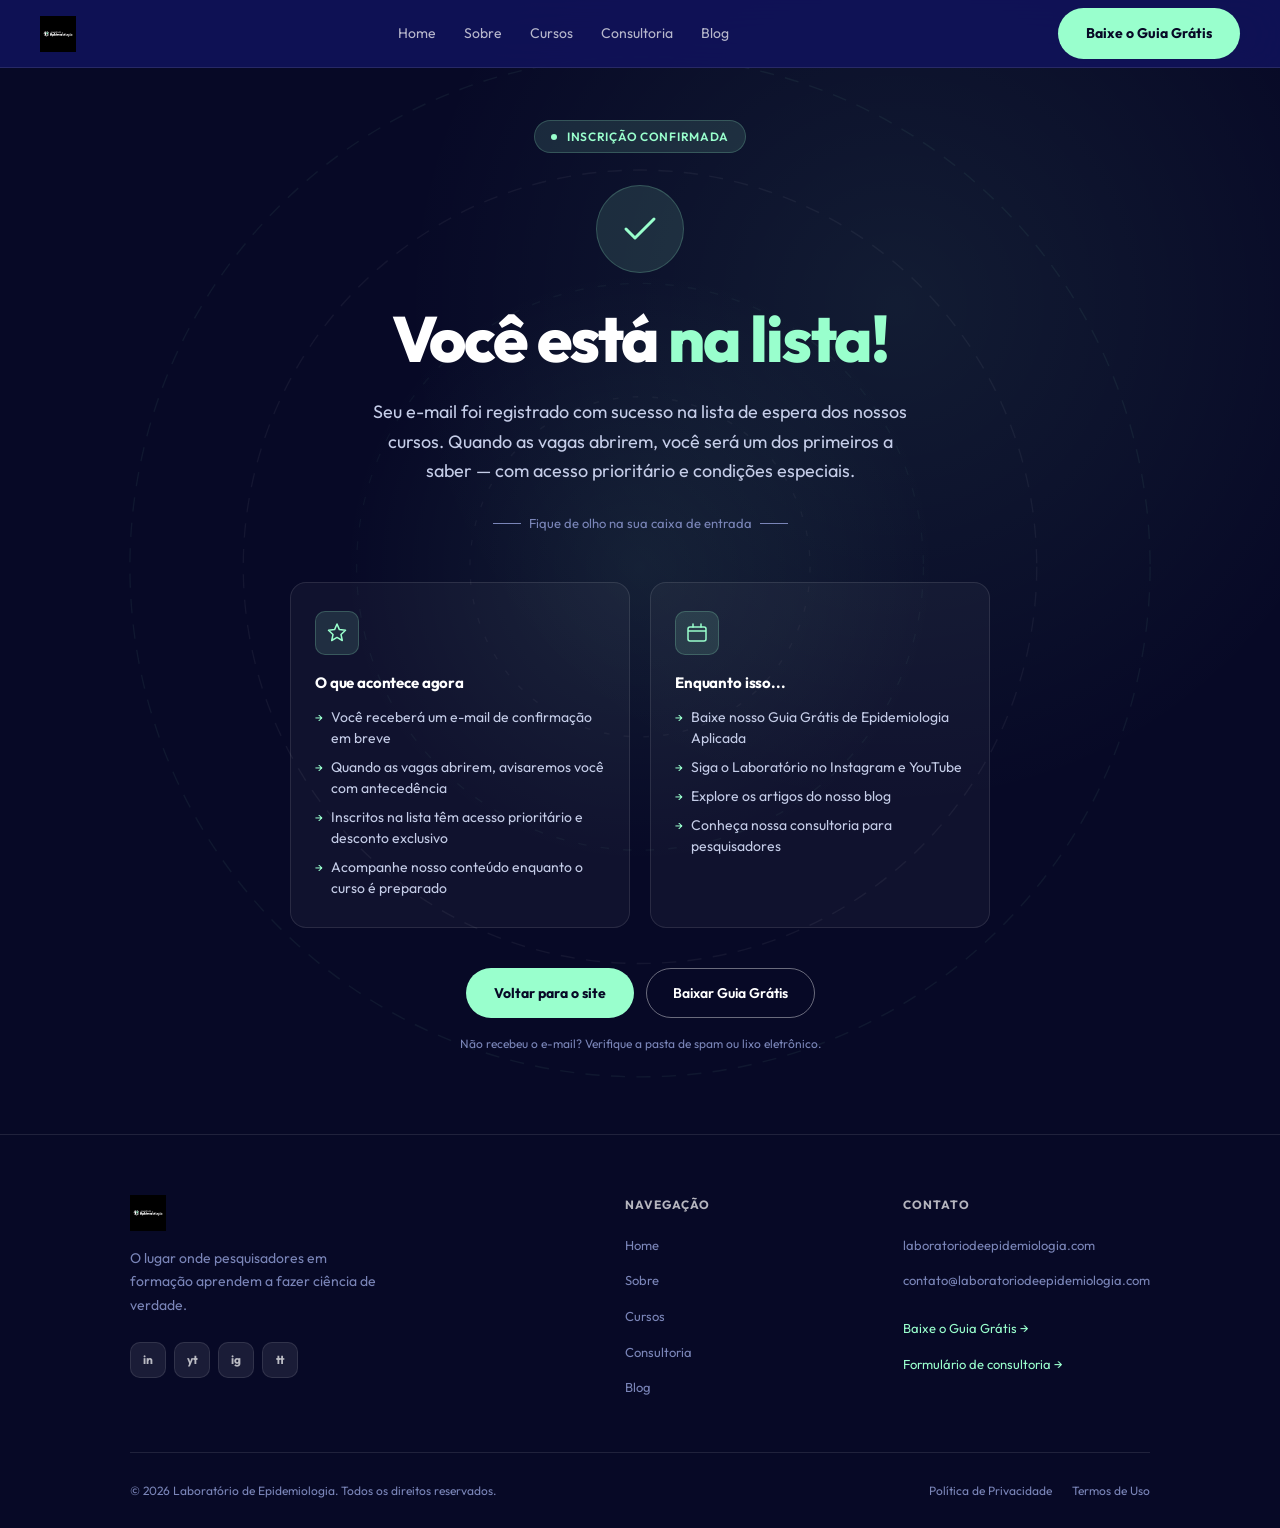
<file: obrigado-cursos.html>
<!DOCTYPE html>
<html lang="pt-BR">
<head>
<meta charset="UTF-8"/>
<meta name="viewport" content="width=device-width, initial-scale=1.0"/>
<title>Você está na lista! — Laboratório de Epidemiologia</title>
<link rel="preconnect" href="https://fonts.googleapis.com"/>
<link rel="preconnect" href="https://fonts.gstatic.com" crossorigin/>
<link href="https://fonts.googleapis.com/css2?family=Outfit:wght@300;400;500;600;700;800;900&display=swap" rel="stylesheet"/>
<style>
:root {
  --navy:    #070926;
  --navy-mid: #050720;
  --navy-light: #0f1245;
  --mint:    #99ffcd;
  --mint-dim: rgba(153,255,205,0.12);
  --mint-dim2: rgba(153,255,205,0.06);
  --blue-light: #8cb4ff;
  --amber:   #ffd36e;
  --white:   #ffffff;
  --white-90: rgba(255,255,255,0.9);
  --white-70: rgba(255,255,255,0.7);
  --white-40: rgba(255,255,255,0.4);
  --white-15: rgba(255,255,255,0.15);
  --white-08: rgba(255,255,255,0.08);
  --white-04: rgba(255,255,255,0.04);
  --body-text: #c5cde8;
  --muted:   #7a85b8;
  --border:  rgba(255,255,255,0.1);
  --border-mint: rgba(153,255,205,0.2);
  --radius:  16px;
  --radius-sm: 10px;
  --font: 'Outfit', sans-serif;
}

*, *::before, *::after { box-sizing: border-box; margin: 0; padding: 0; }
html { scroll-behavior: smooth; }

body {
  background: #070926;
  color: var(--white);
  font-family: var(--font);
  font-size: 16px;
  line-height: 1.6;
  overflow-x: hidden;
}

/* ─── DYNAMIC SECTION BACKGROUNDS ─── */
body { background: radial-gradient(ellipse 70% 60% at 70% 20%, rgba(153,255,205,0.08) 0%, transparent 55%), #070926; }

/* ─── LAYOUT ─── */
.container { max-width: 1100px; margin: 0 auto; padding: 0 40px; }

/* ─── BUTTONS ─── */
.btn-primary {
  display: inline-flex; align-items: center; gap: 8px;
  background: var(--mint); color: var(--navy);
  font-family: var(--font); font-size: 14px; font-weight: 700;
  padding: 14px 28px; border-radius: 100px; border: none;
  cursor: pointer; text-decoration: none; white-space: nowrap;
  transition: all 0.2s;
}
.btn-primary:hover {
  background: #afffda; transform: translateY(-1px);
  box-shadow: 0 8px 28px rgba(153,255,205,0.3);
}
.btn-secondary {
  display: inline-flex; align-items: center; gap: 8px;
  background: transparent; color: var(--white);
  font-family: var(--font); font-size: 14px; font-weight: 600;
  padding: 13px 26px; border-radius: 100px;
  border: 1.5px solid var(--white-40);
  cursor: pointer; text-decoration: none; white-space: nowrap;
  transition: all 0.2s;
}
.btn-secondary:hover { border-color: var(--mint); color: var(--mint); }

/* ─── HEADER ─── */
header {
  position: fixed; top: 0; left: 0; right: 0; z-index: 100;
}
.header-inner {
  display: flex; align-items: center; justify-content: space-between;
  height: 68px; padding: 0 40px;
  max-width: 1300px; margin: 0 auto;
  background: rgba(16,19,92,0.88);
  backdrop-filter: blur(20px); -webkit-backdrop-filter: blur(20px);
  border-bottom: 1px solid var(--border);
}
.logo { display: flex; align-items: center; gap: 12px; text-decoration: none; }
.logo-img-wrap img { height: 36px; width: auto; display: block; }
.logo-wordmark { display: flex; flex-direction: column; line-height: 1; }
.logo-lab { font-size: 11px; font-weight: 400; color: var(--white-70); letter-spacing: 0.05em; text-transform: uppercase; }
.logo-epi { font-size: 18px; font-weight: 800; color: var(--white); letter-spacing: -0.02em; }
nav { display: flex; align-items: center; gap: 28px; }
nav a { color: var(--white-70); text-decoration: none; font-size: 14px; font-weight: 400; transition: color 0.15s; }
nav a:hover { color: var(--white); }
.nav-cta { margin-left: 8px; }

/* ─── THANK YOU HERO ─── */
.ty-hero {
  position: relative; min-height: 100vh;
  display: flex; align-items: center; justify-content: center;
  padding: 120px 0 80px; overflow: hidden;
  text-align: center;
}
.ty-bg-rings {
  position: absolute; inset: 0; pointer-events: none; overflow: hidden;
}
.ty-rings-svg {
  position: absolute; width: 100%; height: 100%; top: 0; left: 0;
  animation: rotateSlow 80s linear infinite;
}
.ty-glow {
  position: absolute; top: 50%; left: 50%;
  transform: translate(-50%, -50%);
  width: 600px; height: 600px;
  background: radial-gradient(circle, rgba(153,255,205,0.08) 0%, transparent 70%);
  pointer-events: none;
}
.ty-content {
  position: relative; z-index: 2;
  max-width: 700px; margin: 0 auto;
}
.ty-eyebrow {
  display: inline-flex; align-items: center; gap: 10px;
  background: var(--mint-dim); border: 1px solid var(--border-mint);
  border-radius: 100px; padding: 6px 16px; margin-bottom: 32px;
  font-size: 12px; font-weight: 600; color: var(--mint);
  letter-spacing: 0.06em; text-transform: uppercase;
}
.blink-dot {
  width: 6px; height: 6px; background: var(--mint);
  border-radius: 50%; flex-shrink: 0;
  animation: blink 2.5s ease-in-out infinite;
}
.ty-check-icon {
  display: flex; align-items: center; justify-content: center;
  width: 88px; height: 88px;
  background: var(--mint-dim); border: 1px solid var(--border-mint);
  border-radius: 50%; margin: 0 auto 32px;
}
.ty-check-icon svg { width: 44px; height: 44px; }
.ty-hero h1 {
  font-size: clamp(38px, 5.5vw, 64px); font-weight: 800;
  line-height: 1.06; letter-spacing: -0.03em;
  color: var(--white); margin-bottom: 24px;
}
.ty-hero h1 .mint { color: var(--mint); }
.ty-body {
  font-size: 18px; line-height: 1.65; color: var(--body-text);
  max-width: 540px; margin: 0 auto 20px;
}
.ty-lancet {
  display: inline-flex; align-items: center; gap: 8px;
  font-size: 13px; color: var(--muted); margin-bottom: 48px;
  justify-content: center;
}
.ty-lancet::before, .ty-lancet::after {
  content: ''; display: block; width: 28px; height: 1px; background: currentColor;
}

/* ─── CARDS ─── */
.ty-cards {
  display: grid; grid-template-columns: 1fr 1fr; gap: 20px;
  margin-bottom: 40px; text-align: left;
}
.ty-card {
  background: var(--white-04); border: 1px solid var(--border);
  border-radius: var(--radius); padding: 28px 24px;
  position: relative; overflow: hidden;
  transition: border-color 0.2s, transform 0.2s;
}
.ty-card::before {
  content: ''; position: absolute; top: 0; left: 0; right: 0; height: 2px;
  background: linear-gradient(90deg, transparent, var(--mint), transparent);
  transform: scaleX(0); transform-origin: left; transition: transform 0.3s;
}
.ty-card:hover { border-color: var(--border-mint); transform: translateY(-4px); }
.ty-card:hover::before { transform: scaleX(1); }
.ty-card-icon {
  width: 44px; height: 44px;
  background: var(--mint-dim); border: 1px solid var(--border-mint);
  border-radius: var(--radius-sm);
  display: flex; align-items: center; justify-content: center;
  color: var(--mint); margin-bottom: 16px;
}
.ty-card h3 {
  font-size: 15px; font-weight: 700; color: var(--white);
  margin-bottom: 12px; letter-spacing: -0.01em;
}
.ty-card ul {
  list-style: none; display: flex; flex-direction: column; gap: 8px;
}
.ty-card ul li {
  font-size: 14px; color: var(--body-text); line-height: 1.5;
  display: flex; align-items: flex-start; gap: 8px;
}
.ty-card ul li::before {
  content: '→'; color: var(--mint); flex-shrink: 0; font-size: 12px; margin-top: 2px;
}

/* ─── ACTIONS ─── */
.ty-actions {
  display: flex; align-items: center; justify-content: center;
  gap: 12px; flex-wrap: wrap; margin-bottom: 16px;
}
.ty-micro {
  font-size: 12px; color: var(--muted); text-align: center;
}

/* ─── FOOTER ─── */
footer.sep {
  border-top: 1px solid var(--border);
}
.footer-grid {
  display: grid; grid-template-columns: 2fr 1fr 1fr;
  gap: 60px; margin-bottom: 52px; padding-top: 60px;
}
.footer-logo { margin-bottom: 16px; }
.footer-logo img { height: 36px; width: auto; }
.footer-tagline {
  font-size: 14px; color: var(--muted); line-height: 1.7; max-width: 260px;
  margin-bottom: 24px;
}
.social-row { display: flex; gap: 8px; }
.social-btn {
  width: 36px; height: 36px; background: var(--white-08); border: 1px solid var(--border);
  border-radius: var(--radius-sm); display: flex; align-items: center; justify-content: center;
  color: var(--white-70); font-size: 12px; font-weight: 700; text-decoration: none;
  transition: all 0.2s;
}
.social-btn:hover { background: var(--mint-dim); border-color: var(--border-mint); color: var(--mint); }
.footer-col h4 {
  font-size: 12px; font-weight: 700; text-transform: uppercase;
  letter-spacing: 0.08em; color: var(--white-70); margin-bottom: 18px;
}
.footer-links { list-style: none; display: flex; flex-direction: column; gap: 10px; }
.footer-links a {
  font-size: 13px; color: var(--muted); text-decoration: none; transition: color 0.15s;
}
.footer-links a:hover { color: var(--white); }
.footer-bottom {
  border-top: 1px solid var(--border); padding: 28px 0;
  display: flex; justify-content: space-between; align-items: center; flex-wrap: wrap; gap: 12px;
  font-size: 12px; color: var(--muted);
}
.footer-legal { display: flex; gap: 20px; }
.footer-legal a { color: var(--muted); text-decoration: none; transition: color 0.15s; }
.footer-legal a:hover { color: var(--white); }

/* ─── ANIMATIONS ─── */
@keyframes rotateSlow { from{transform:rotate(0deg)} to{transform:rotate(360deg)} }
@keyframes blink { 0%,100%{opacity:1} 50%{opacity:0.3} }
@keyframes fadeUp { from { opacity:0; transform:translateY(20px) } to { opacity:1; transform:none } }

.ty-content > * { animation: fadeUp 0.65s ease forwards; opacity: 0; }
.ty-eyebrow { animation-delay: 0.1s }
.ty-check-icon { animation-delay: 0.2s }
.ty-hero h1 { animation-delay: 0.3s }
.ty-body { animation-delay: 0.45s }
.ty-lancet { animation-delay: 0.55s }
.ty-cards { animation-delay: 0.65s }
.ty-actions { animation-delay: 0.75s }
.ty-micro { animation-delay: 0.82s }

/* ─── RESPONSIVE ─── */
@media (max-width: 768px) {
  .ty-cards { grid-template-columns: 1fr; }
  .footer-grid { grid-template-columns: 1fr 1fr; }
  .footer-brand { grid-column: 1 / -1; }
  nav { display: none; }
}
@media (max-width: 600px) {
  .container { padding: 0 20px; }
  .header-inner { padding: 0 20px; }
  .footer-grid { grid-template-columns: 1fr; }
  .ty-actions { flex-direction: column; align-items: stretch; text-align: center; }
}
</style>
</head>
<body>

<!-- ─── HEADER ─── -->
<header>
  <div class="header-inner">
    <a href="./index.html" class="logo logo-img-wrap">
      <img src="[data-uri]" alt="Laboratório de Epidemiologia" height="36"/>
    </a>
    <nav>
      <a href="./index.html">Home</a>
      <a href="./sobre.html">Sobre</a>
      <a href="./index.html#cursos">Cursos</a>
      <a href="./consultoria.html">Consultoria</a>
      <a href="#">Blog</a>
    </nav>
    <a href="./index.html#lead-magnet" class="btn-primary nav-cta">Baixe o Guia Grátis</a>
  </div>
</header>

<!-- ─── THANK YOU HERO ─── -->
<section class="ty-hero">

  <!-- Animated background rings -->
  <div class="ty-bg-rings" aria-hidden="true">
    <svg viewBox="0 0 800 800" fill="none" xmlns="http://www.w3.org/2000/svg" class="ty-rings-svg">
      <circle cx="400" cy="400" r="360" stroke="#99ffcd" stroke-width="1" stroke-dasharray="10 8" opacity="0.06"/>
      <circle cx="400" cy="400" r="280" stroke="white" stroke-width="1" stroke-dasharray="10 8" opacity="0.05"/>
      <circle cx="400" cy="400" r="200" stroke="#99ffcd" stroke-width="1" stroke-dasharray="6 10" opacity="0.04"/>
      <circle cx="400" cy="400" r="120" stroke="white" stroke-width="1" stroke-dasharray="4 10" opacity="0.04"/>
    </svg>
  </div>
  <div class="ty-glow" aria-hidden="true"></div>

  <div class="container">
    <div class="ty-content">

      <!-- Eyebrow -->
      <div class="ty-eyebrow">
        <span class="blink-dot"></span>
        <span>Inscrição confirmada</span>
      </div>

      <!-- Check icon -->
      <div class="ty-check-icon" aria-hidden="true">
        <svg viewBox="0 0 44 44" fill="none" xmlns="http://www.w3.org/2000/svg">
          <path d="M8 22L17 31L36 12" stroke="#99ffcd" stroke-width="3" stroke-linecap="round" stroke-linejoin="round"/>
        </svg>
      </div>

      <!-- Heading -->
      <h1>Você está <span class="mint">na lista!</span></h1>

      <!-- Body -->
      <p class="ty-body">
        Seu e-mail foi registrado com sucesso na lista de espera dos nossos cursos.
        Quando as vagas abrirem, você será um dos primeiros a saber — com acesso prioritário e condições especiais.
      </p>

      <!-- Decorative line -->
      <div class="ty-lancet">Fique de olho na sua caixa de entrada</div>

      <!-- Cards -->
      <div class="ty-cards">
        <div class="ty-card">
          <div class="ty-card-icon">
            <svg width="22" height="22" viewBox="0 0 22 22" fill="none" xmlns="http://www.w3.org/2000/svg">
              <path d="M11 2L13.4 7.6L19.5 8.3L15 12.5L16.3 18.5L11 15.4L5.7 18.5L7 12.5L2.5 8.3L8.6 7.6L11 2Z" stroke="currentColor" stroke-width="1.5" stroke-linejoin="round"/>
            </svg>
          </div>
          <h3>O que acontece agora</h3>
          <ul>
            <li>Você receberá um e-mail de confirmação em breve</li>
            <li>Quando as vagas abrirem, avisaremos você com antecedência</li>
            <li>Inscritos na lista têm acesso prioritário e desconto exclusivo</li>
            <li>Acompanhe nosso conteúdo enquanto o curso é preparado</li>
          </ul>
        </div>
        <div class="ty-card">
          <div class="ty-card-icon">
            <svg width="22" height="22" viewBox="0 0 22 22" fill="none" xmlns="http://www.w3.org/2000/svg">
              <rect x="2" y="5" width="18" height="14" rx="2" stroke="currentColor" stroke-width="1.5"/>
              <path d="M2 9H20" stroke="currentColor" stroke-width="1.5"/>
              <path d="M7 2V5M15 2V5" stroke="currentColor" stroke-width="1.5" stroke-linecap="round"/>
            </svg>
          </div>
          <h3>Enquanto isso...</h3>
          <ul>
            <li>Baixe nosso Guia Grátis de Epidemiologia Aplicada</li>
            <li>Siga o Laboratório no Instagram e YouTube</li>
            <li>Explore os artigos do nosso blog</li>
            <li>Conheça nossa consultoria para pesquisadores</li>
          </ul>
        </div>
      </div>

      <!-- Actions -->
      <div class="ty-actions">
        <a href="./index.html" class="btn-primary">Voltar para o site</a>
        <a href="./index.html#lead-magnet" class="btn-secondary">Baixar Guia Grátis</a>
      </div>

      <p class="ty-micro">Não recebeu o e-mail? Verifique a pasta de spam ou lixo eletrônico.</p>

    </div>
  </div>
</section>

<!-- ─── FOOTER ─── -->
<footer class="sep">
  <div class="container">
    <div class="footer-grid">
      <div class="footer-brand">
        <a href="./index.html" class="logo footer-logo">
          <img src="[data-uri]" alt="Laboratório de Epidemiologia" height="36"/>
        </a>
        <p class="footer-tagline">O lugar onde pesquisadores em formação aprendem a fazer ciência de verdade.</p>
        <div class="social-row">
          <a href="#" class="social-btn">in</a>
          <a href="#" class="social-btn">yt</a>
          <a href="#" class="social-btn">ig</a>
          <a href="#" class="social-btn">tt</a>
        </div>
      </div>
      <div class="footer-col">
        <h4>Navegação</h4>
        <ul class="footer-links">
          <li><a href="./index.html">Home</a></li>
          <li><a href="./sobre.html">Sobre</a></li>
          <li><a href="./index.html#cursos">Cursos</a></li>
          <li><a href="./consultoria.html">Consultoria</a></li>
          <li><a href="#">Blog</a></li>
        </ul>
      </div>
      <div class="footer-col">
        <h4>Contato</h4>
        <ul class="footer-links">
          <li><a href="#">laboratoriodeepidemiologia.com</a></li>
          <li><a href="#">contato@laboratoriodeepidemiologia.com</a></li>
          <li style="margin-top:12px;"><a href="./index.html#lead-magnet" style="color:var(--mint);">Baixe o Guia Grátis →</a></li>
          <li><a href="./consultoria.html" style="color:var(--mint);">Formulário de consultoria →</a></li>
        </ul>
      </div>
    </div>
    <div class="footer-bottom">
      <span>© 2026 Laboratório de Epidemiologia. Todos os direitos reservados.</span>
      <div class="footer-legal">
        <a href="#">Política de Privacidade</a>
        <a href="#">Termos de Uso</a>
      </div>
    </div>
  </div>
</footer>

</body>
</html>
</file>
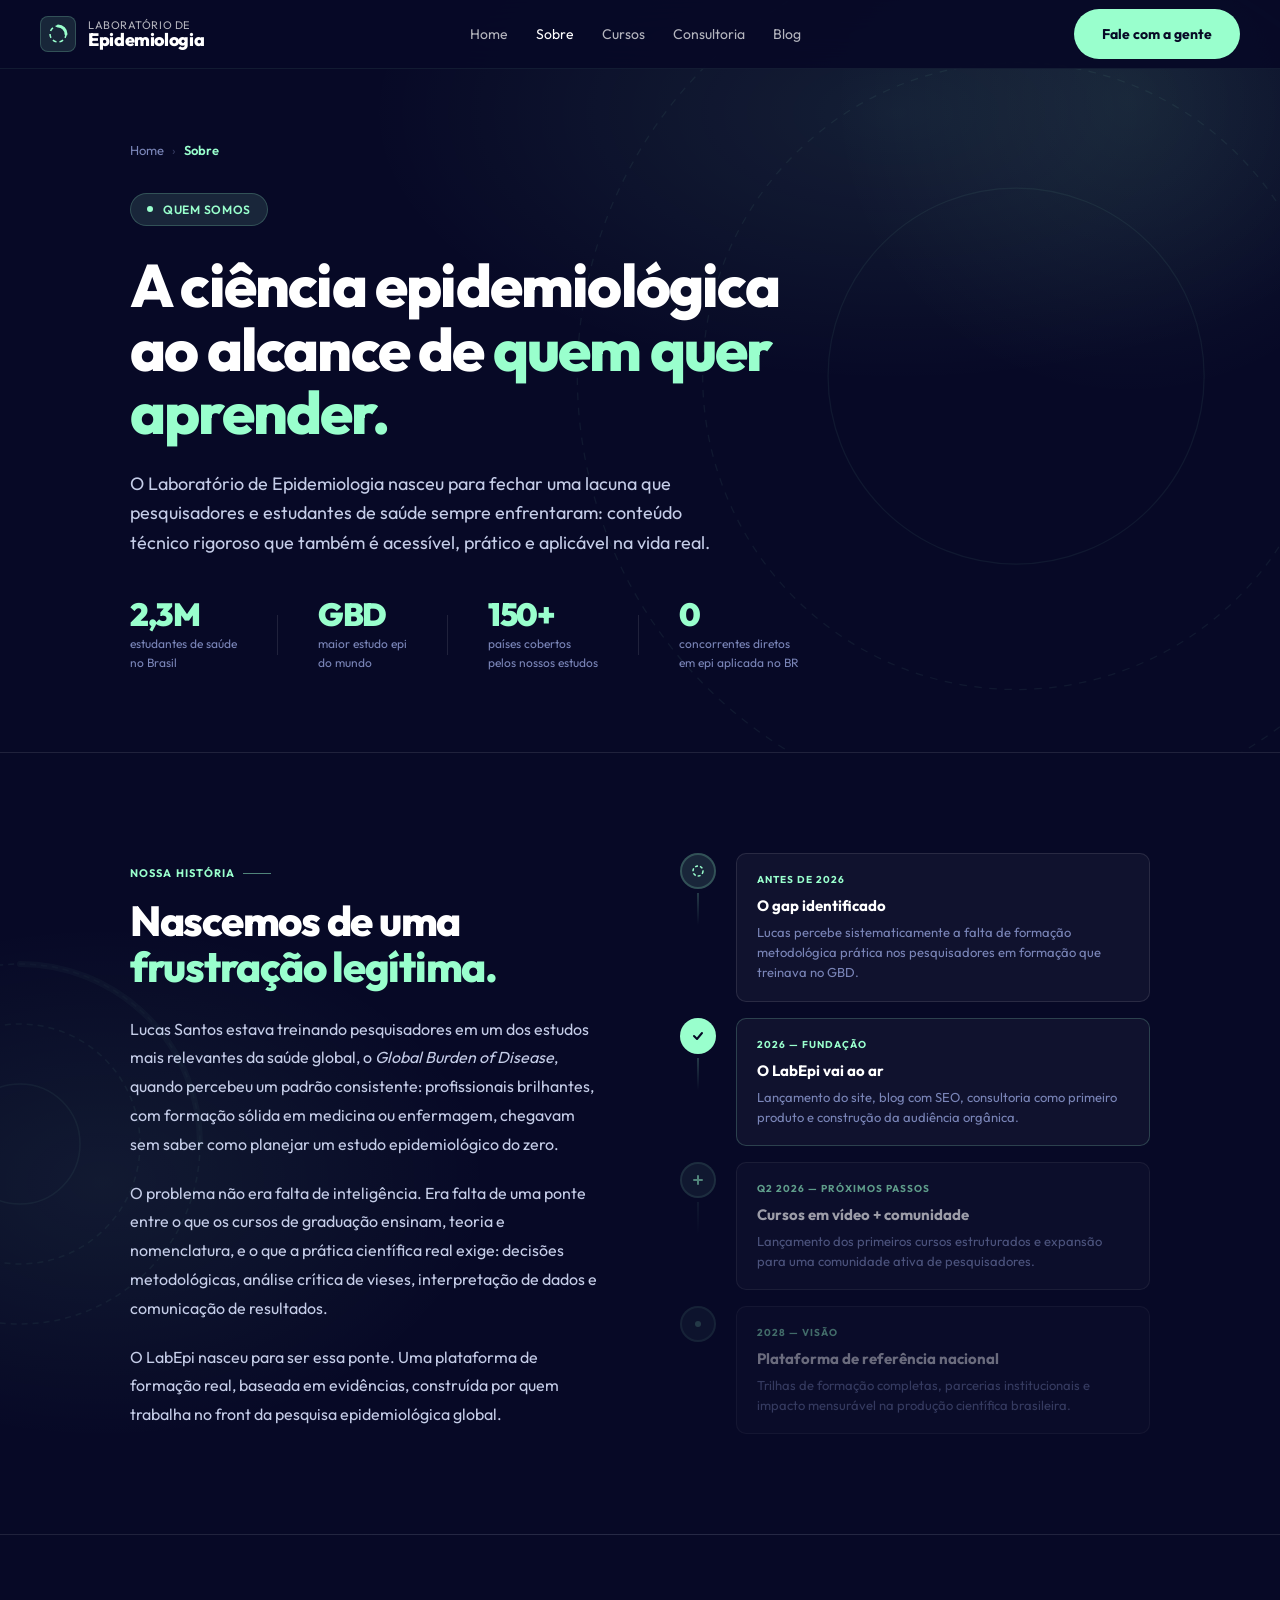
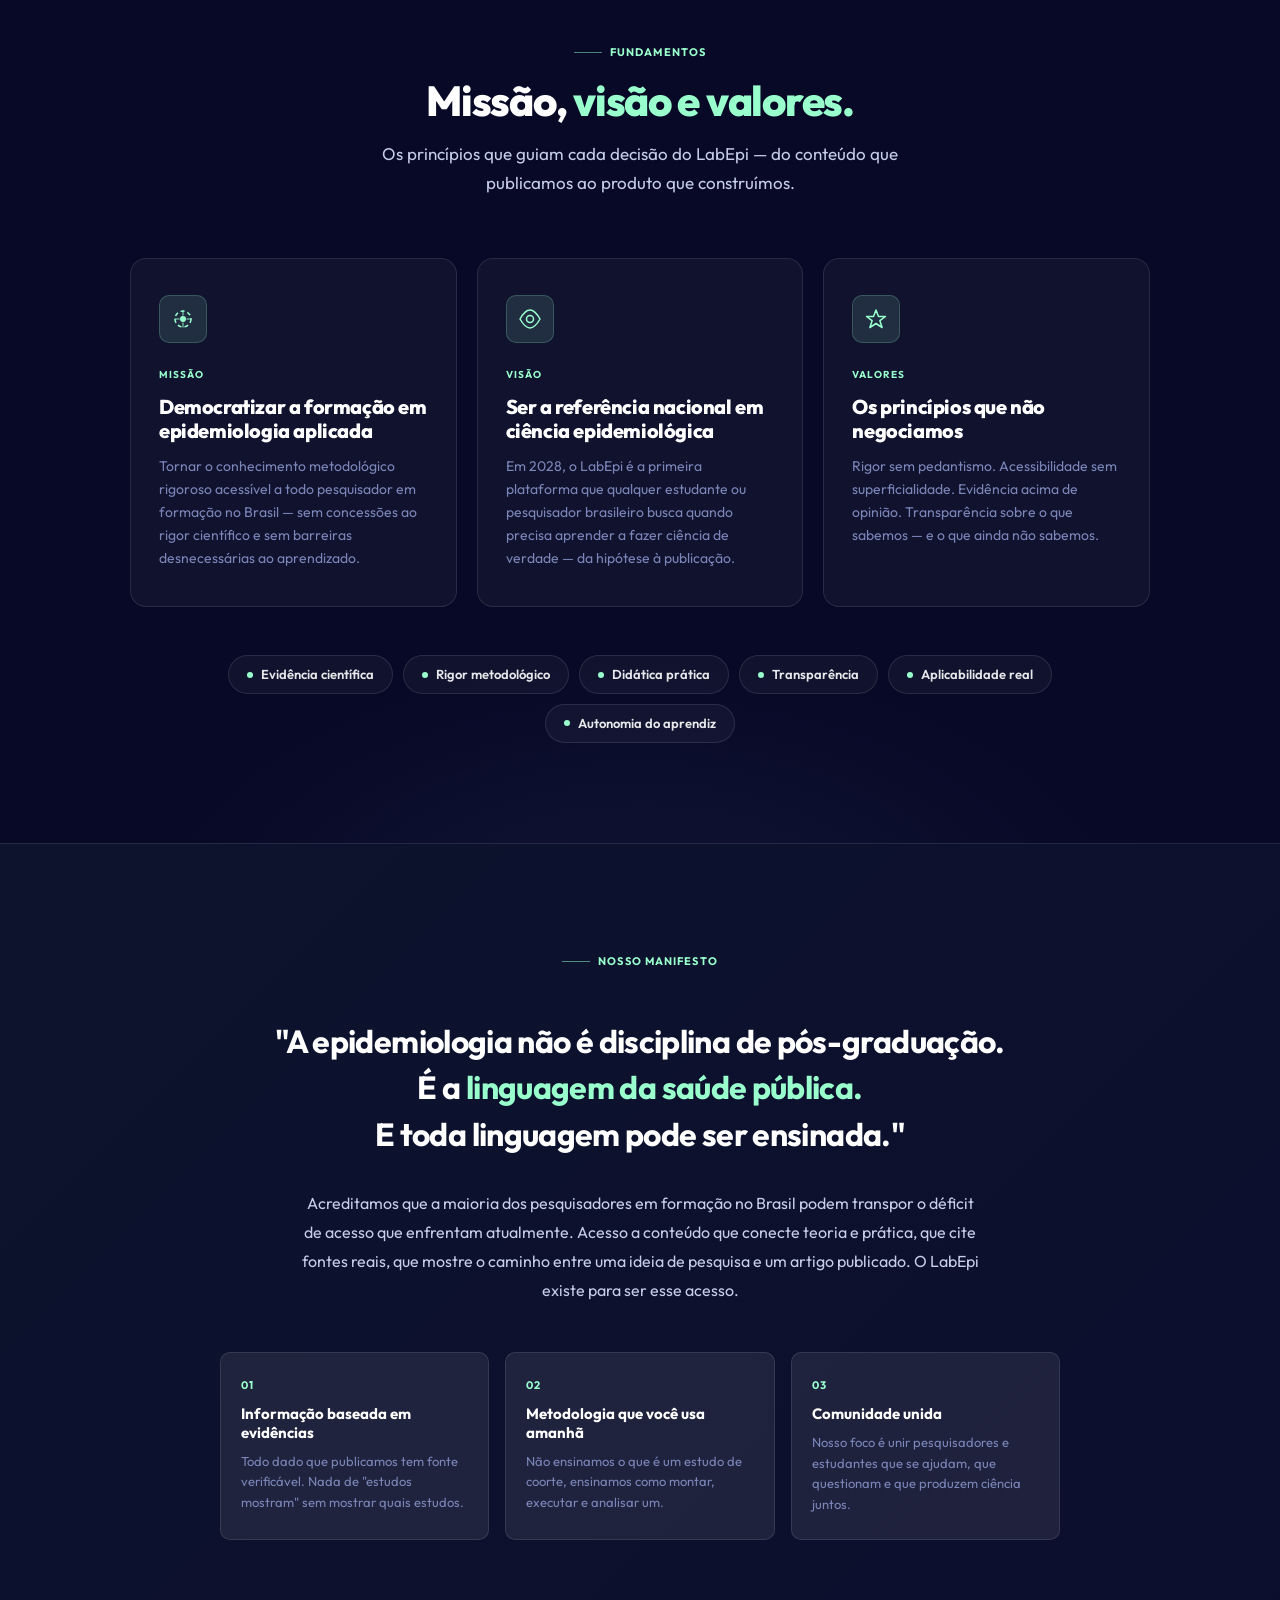
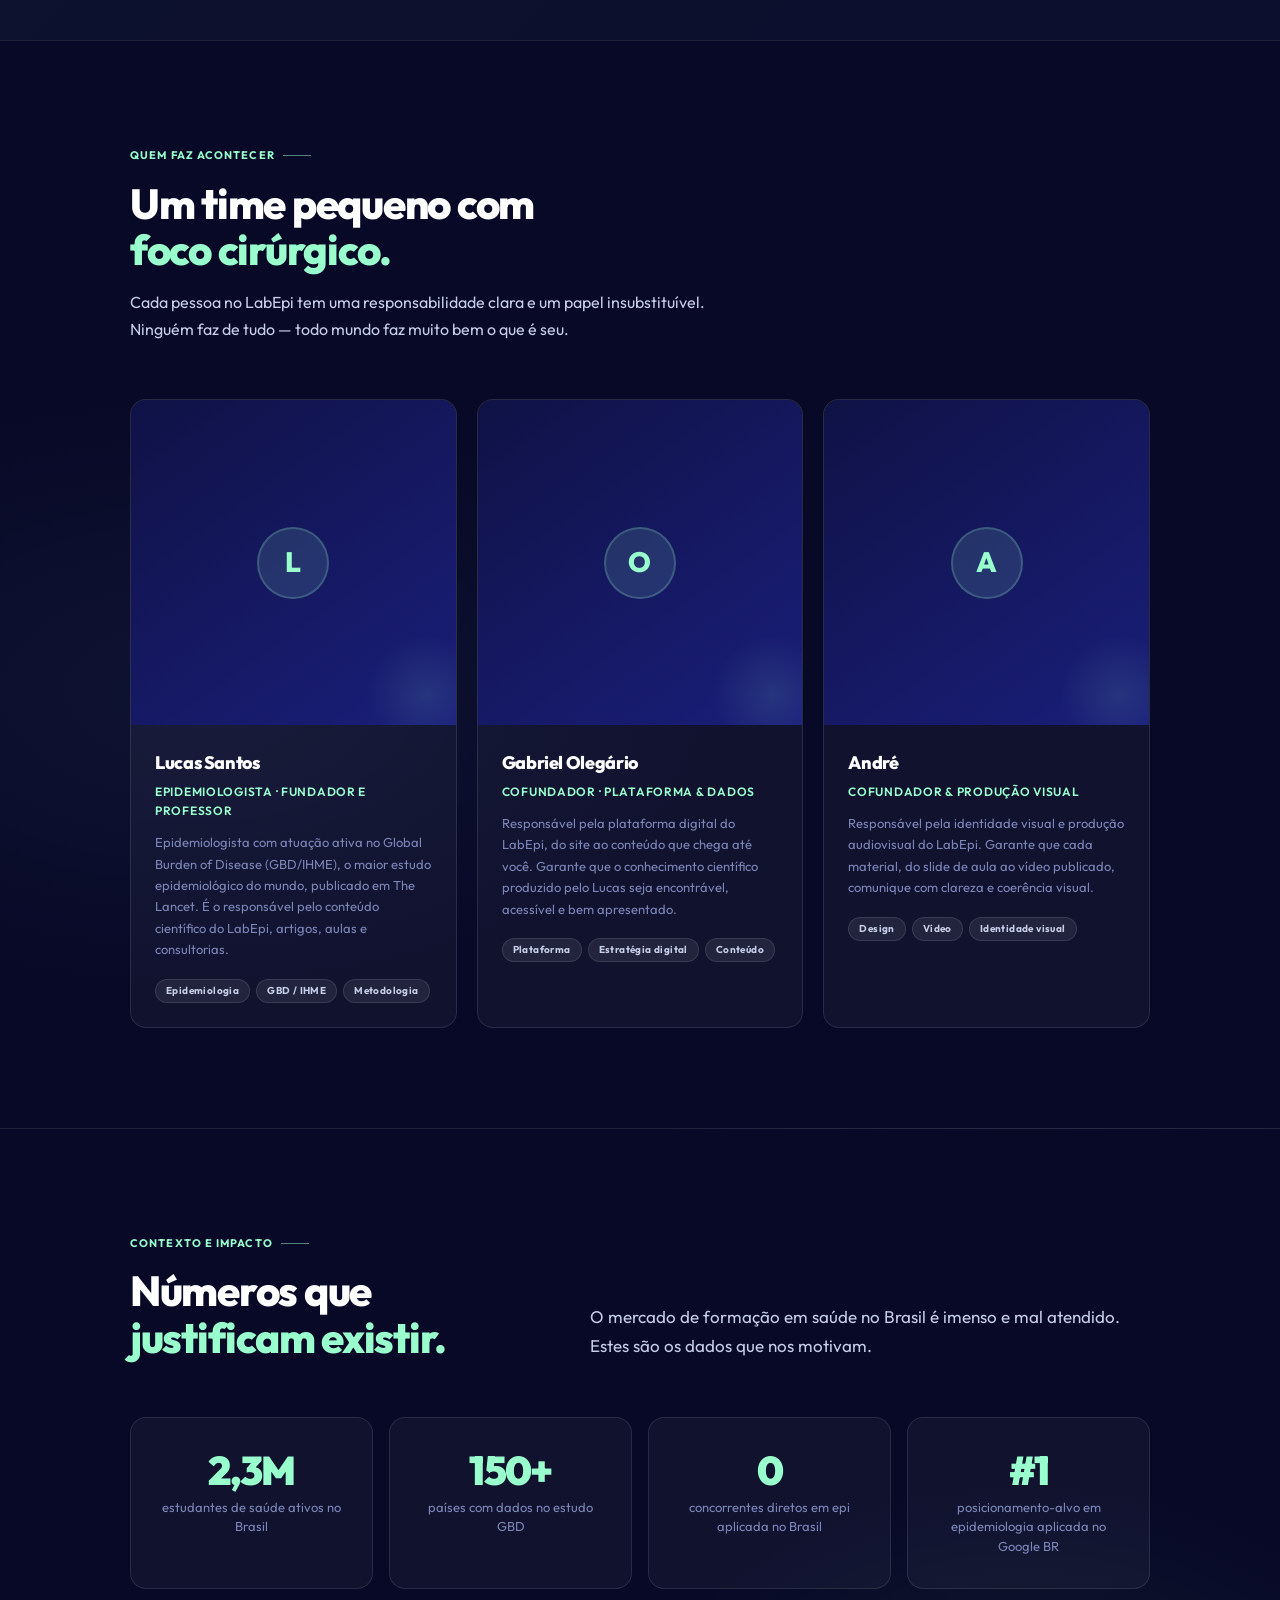
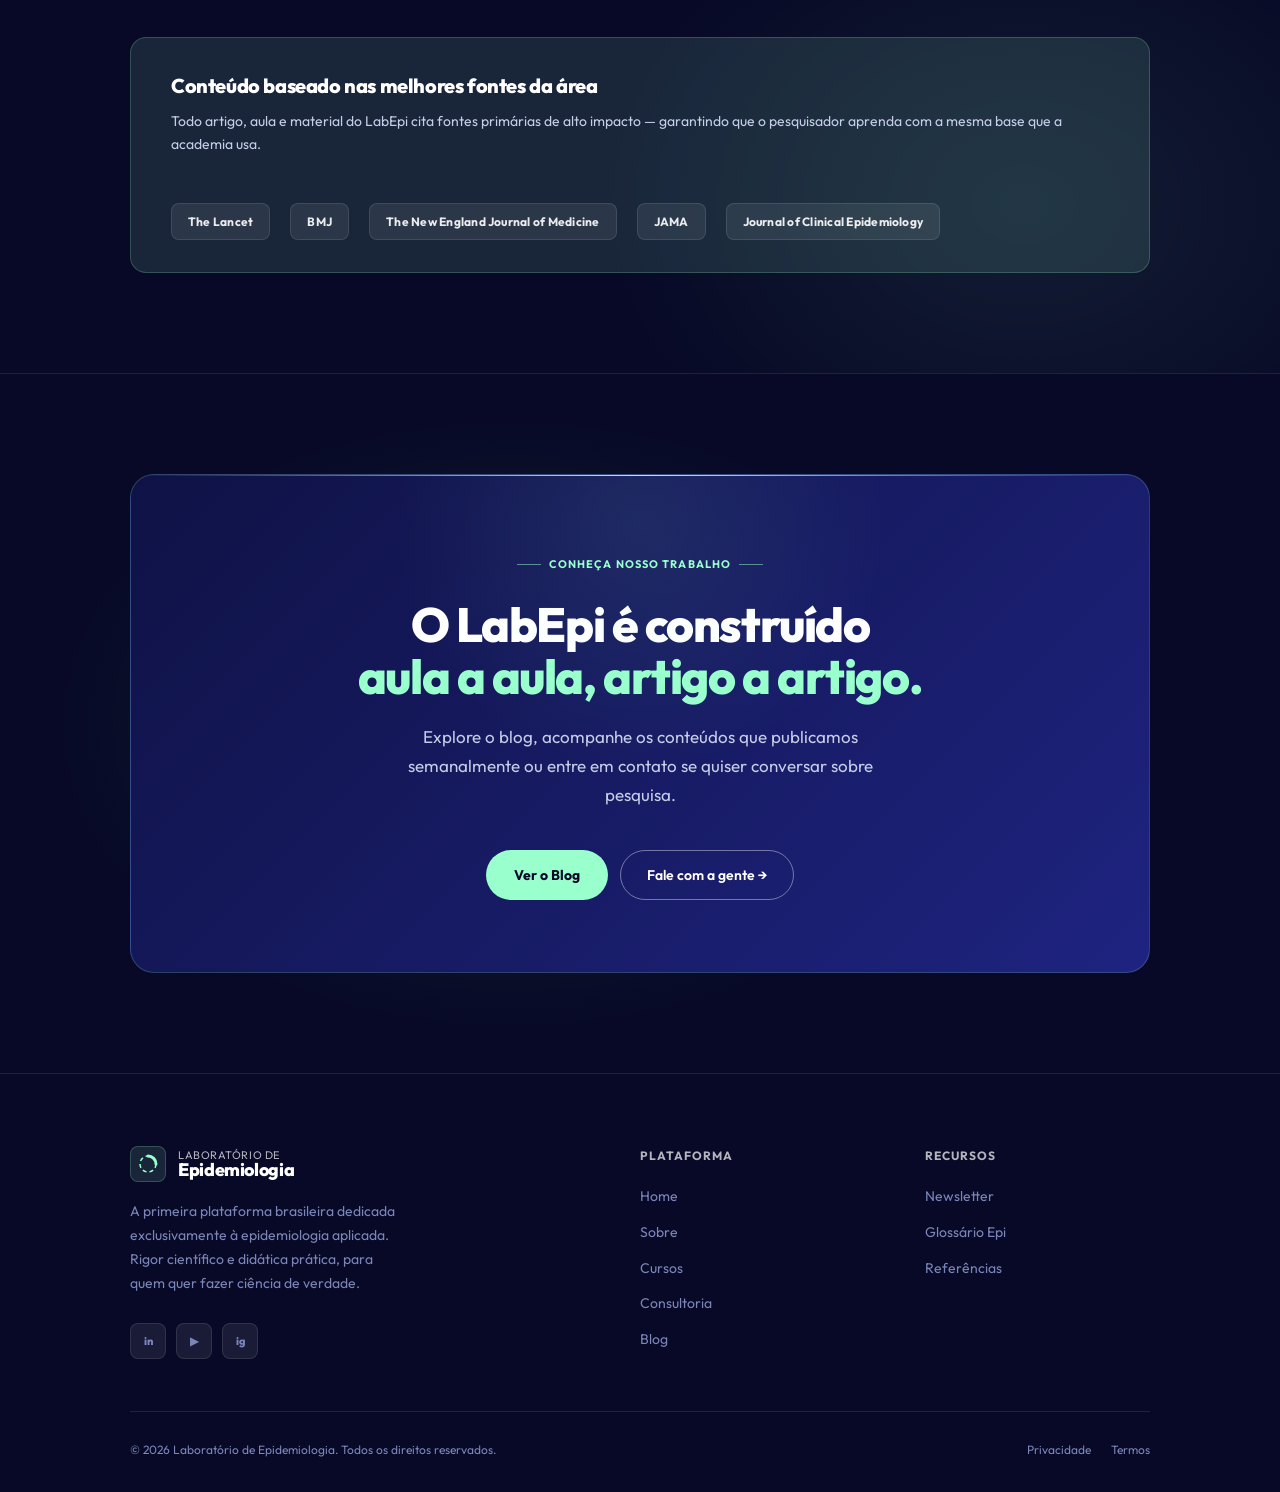
<file: sobre.html>
<!DOCTYPE html>
<html lang="pt-BR">
<head>
<meta charset="UTF-8"/>
<meta name="viewport" content="width=device-width, initial-scale=1.0"/>
<title>Sobre o LabEpi — Laboratório de Epidemiologia</title>
<meta name="description" content="Conheça o Laboratório de Epidemiologia: a primeira plataforma brasileira dedicada a epidemiologia aplicada. Nossa história, missão, equipe e valores."/>
<link rel="preconnect" href="https://fonts.googleapis.com"/>
<link rel="preconnect" href="https://fonts.gstatic.com" crossorigin/>
<link href="https://fonts.googleapis.com/css2?family=Outfit:wght@300;400;500;600;700;800;900&display=swap" rel="stylesheet"/>
<style>
:root {
  --navy:      #070926;
  --navy-mid:  #050720;
  --navy-light:#0f1245;
  --mint:      #99ffcd;
  --mint-dim:  rgba(153,255,205,0.12);
  --mint-dim2: rgba(153,255,205,0.06);
  --blue-light:#8cb4ff;
  --amber:     #ffd36e;
  --white:     #ffffff;
  --white-90:  rgba(255,255,255,0.9);
  --white-70:  rgba(255,255,255,0.7);
  --white-40:  rgba(255,255,255,0.4);
  --white-15:  rgba(255,255,255,0.15);
  --white-08:  rgba(255,255,255,0.08);
  --white-04:  rgba(255,255,255,0.04);
  --body-text: #c5cde8;
  --muted:     #7a85b8;
  --border:    rgba(255,255,255,0.1);
  --border-mint: rgba(153,255,205,0.2);
  --radius:    16px;
  --radius-sm: 10px;
  --font:      'Outfit', sans-serif;
}

*, *::before, *::after { box-sizing: border-box; margin: 0; padding: 0; }
html { scroll-behavior: smooth; }

body {
  background: var(--navy);
  color: var(--white);
  font-family: var(--font);
  font-size: 16px;
  line-height: 1.6;
  overflow-x: hidden;
}

/* ─── LAYOUT ─── */
.container { max-width: 1100px; margin: 0 auto; padding: 0 40px; }

/* ─── BUTTONS ─── */
.btn-primary {
  display: inline-flex; align-items: center; gap: 8px;
  background: var(--mint); color: var(--navy);
  font-family: var(--font); font-size: 14px; font-weight: 700;
  padding: 14px 28px; border-radius: 100px; border: none;
  cursor: pointer; text-decoration: none; white-space: nowrap;
  transition: all 0.2s;
}
.btn-primary:hover { background: #afffda; transform: translateY(-1px); box-shadow: 0 8px 28px rgba(153,255,205,0.3); }
.btn-secondary {
  display: inline-flex; align-items: center; gap: 8px;
  background: transparent; color: var(--white);
  font-family: var(--font); font-size: 14px; font-weight: 600;
  padding: 13px 26px; border-radius: 100px;
  border: 1.5px solid var(--white-40);
  cursor: pointer; text-decoration: none; white-space: nowrap;
  transition: all 0.2s;
}
.btn-secondary:hover { border-color: var(--mint); color: var(--mint); }
.link-arrow {
  display: inline-flex; align-items: center; gap: 6px;
  color: var(--mint); font-size: 14px; font-weight: 600;
  text-decoration: none; transition: gap 0.2s;
}
.link-arrow:hover { gap: 10px; }

/* ─── HEADER ─── */
header {
  position: fixed; top: 0; left: 0; right: 0; z-index: 100;
  background: rgba(7,9,38,0.92);
  backdrop-filter: blur(24px); -webkit-backdrop-filter: blur(24px);
  border-bottom: 1px solid rgba(153,255,205,0.08);
}
.header-inner {
  display: flex; align-items: center; justify-content: space-between;
  height: 68px; padding: 0 40px;
  max-width: 1300px; margin: 0 auto;
}
.logo { display: flex; align-items: center; gap: 12px; text-decoration: none; }
.logo-mark {
  width: 36px; height: 36px; flex-shrink: 0;
  background: var(--mint-dim); border: 1px solid var(--border-mint);
  border-radius: 8px; display: flex; align-items: center; justify-content: center;
}
.logo-wordmark { display: flex; flex-direction: column; line-height: 1; }
.logo-lab { font-size: 11px; font-weight: 400; color: var(--white-70); letter-spacing: 0.05em; text-transform: uppercase; }
.logo-epi { font-size: 18px; font-weight: 800; color: var(--white); letter-spacing: -0.02em; }
nav { display: flex; align-items: center; gap: 28px; }
nav a { color: var(--white-70); text-decoration: none; font-size: 14px; font-weight: 400; transition: color 0.15s; }
nav a:hover, nav a.active { color: var(--white); }
.nav-cta { margin-left: 8px; }

/* ─── SECTION COMMONS ─── */
.section-tag {
  display: inline-flex; align-items: center; gap: 8px;
  font-size: 11px; font-weight: 700; letter-spacing: 0.1em;
  text-transform: uppercase; color: var(--mint); margin-bottom: 16px;
}
.section-tag::after { content: ''; display: block; width: 28px; height: 1px; background: var(--mint); opacity: 0.5; }
.section-title {
  font-size: clamp(26px, 3.5vw, 42px); font-weight: 800;
  line-height: 1.1; letter-spacing: -0.03em; color: var(--white);
}
.section-title .mint { color: var(--mint); }
.section-body { font-size: 17px; color: var(--body-text); line-height: 1.7; max-width: 560px; }
.sep { border-top: 1px solid var(--border); }

/* ─── DYNAMIC SECTION BACKGROUNDS ─── */
.page-hero { background: radial-gradient(ellipse 75% 65% at 70% 15%, rgba(153,255,205,0.09) 0%, transparent 55%), #070926; }
.origem { background: radial-gradient(ellipse 55% 60% at 8% 55%, rgba(153,255,205,0.07) 0%, transparent 55%), #070926; }
.mvv { background: radial-gradient(ellipse 70% 55% at 50% 110%, rgba(140,180,255,0.07) 0%, transparent 55%), #070926; }
.manifesto { background: radial-gradient(ellipse 60% 65% at 90% 40%, rgba(153,255,205,0.08) 0%, transparent 55%), #070926; }
.equipe { background: radial-gradient(ellipse 75% 50% at 15% 60%, rgba(140,180,255,0.06) 0%, transparent 55%), #070926; }
.impacto { background: radial-gradient(ellipse 60% 70% at 80% 80%, rgba(153,255,205,0.08) 0%, transparent 55%), #070926; }
.cta-final { background: radial-gradient(ellipse 65% 80% at 40% 50%, rgba(153,255,205,0.11) 0%, transparent 55%), #070926; }

/* ─── PAGE HERO ─── */
.page-hero {
  position: relative; padding: 140px 0 80px;
  overflow: hidden;
}
.page-hero-bg {
  position: absolute; inset: 0; pointer-events: none;
}
.page-hero-bg svg {
  position: absolute; width: 100%; height: 100%; top: 0; left: 0;
  opacity: 0.06;
}
.page-hero-glow {
  position: absolute; width: 600px; height: 600px; border-radius: 50%;
  background: radial-gradient(circle, rgba(153,255,205,0.08) 0%, transparent 70%);
  top: -200px; right: -150px; pointer-events: none;
}
.breadcrumb {
  display: flex; align-items: center; gap: 8px;
  font-size: 13px; color: var(--muted); margin-bottom: 32px;
}
.breadcrumb a { color: var(--muted); text-decoration: none; transition: color 0.15s; }
.breadcrumb a:hover { color: var(--mint); }
.breadcrumb-sep { opacity: 0.4; }
.breadcrumb-current { color: var(--mint); font-weight: 600; }
.page-hero-eyebrow {
  display: inline-flex; align-items: center; gap: 10px;
  background: var(--mint-dim); border: 1px solid var(--border-mint);
  border-radius: 100px; padding: 6px 16px; margin-bottom: 28px;
  font-size: 12px; font-weight: 600; color: var(--mint);
  letter-spacing: 0.06em; text-transform: uppercase;
}
.page-hero-eyebrow span {
  width: 6px; height: 6px; background: var(--mint);
  border-radius: 50%; flex-shrink: 0;
  animation: blink 2.5s ease-in-out infinite;
}
@keyframes blink { 0%,100%{opacity:1} 50%{opacity:0.3} }
.page-hero h1 {
  font-size: clamp(36px, 5vw, 60px); font-weight: 800;
  line-height: 1.06; letter-spacing: -0.03em;
  color: var(--white); margin-bottom: 24px; max-width: 700px;
}
.page-hero h1 .mint { color: var(--mint); }
.page-hero-body {
  font-size: 18px; line-height: 1.65; color: var(--body-text);
  max-width: 580px; margin-bottom: 40px;
}
.page-hero-stats {
  display: flex; align-items: center; gap: 40px; flex-wrap: wrap;
}
.hero-stat-item {}
.hero-stat-val {
  font-size: 32px; font-weight: 900; color: var(--mint);
  letter-spacing: -0.04em; line-height: 1;
}
.hero-stat-lbl { font-size: 12px; color: var(--muted); margin-top: 4px; }
.hero-stat-divider { width: 1px; height: 40px; background: var(--border); }

/* ─── ORIGEM ─── */
.origem { padding: 100px 0; position: relative; overflow: hidden; }
.origem-grid { display: grid; grid-template-columns: 1fr 1fr; gap: 80px; align-items: center; }
.origem-content p { color: var(--body-text); font-size: 16px; line-height: 1.8; margin-bottom: 20px; }
.origem-content p:last-child { margin-bottom: 0; }
.origem-content .section-title { margin-bottom: 24px; }
.origem-visual {
  position: relative;
  display: flex; flex-direction: column; gap: 16px;
}
.timeline-item {
  display: flex; gap: 20px; align-items: flex-start;
}
.timeline-left {
  display: flex; flex-direction: column; align-items: center; gap: 0;
  flex-shrink: 0;
}
.timeline-dot {
  width: 36px; height: 36px; border-radius: 50%;
  background: var(--mint-dim); border: 2px solid var(--border-mint);
  display: flex; align-items: center; justify-content: center;
  color: var(--mint); font-size: 14px; font-weight: 800; flex-shrink: 0;
}
.timeline-dot.active {
  background: var(--mint); color: var(--navy);
}
.timeline-line {
  width: 2px; flex: 1; min-height: 32px;
  background: linear-gradient(to bottom, var(--border-mint), transparent);
  margin: 4px 0;
}
.timeline-body {
  background: var(--white-04); border: 1px solid var(--border);
  border-radius: var(--radius-sm); padding: 18px 20px; flex: 1;
  transition: border-color 0.2s;
}
.timeline-body:hover { border-color: var(--border-mint); }
.timeline-year {
  font-size: 10px; font-weight: 700; letter-spacing: 0.1em;
  text-transform: uppercase; color: var(--mint); margin-bottom: 6px;
}
.timeline-title { font-size: 15px; font-weight: 700; color: var(--white); margin-bottom: 4px; }
.timeline-desc { font-size: 13px; color: var(--muted); line-height: 1.55; }
.origem-bg-deco {
  position: absolute; left: -180px; top: 50%;
  transform: translateY(-50%); width: 400px; height: 400px;
  opacity: 0.05; pointer-events: none;
}

/* ─── MISSÃO / VISÃO / VALORES ─── */
.mvv { padding: 100px 0; }
.mvv-header { text-align: center; max-width: 640px; margin: 0 auto 60px; }
.mvv-header .section-tag { justify-content: center; }
.mvv-header .section-tag::after { display: none; }
.mvv-header .section-tag::before { content: ''; display: block; width: 28px; height: 1px; background: var(--mint); opacity: 0.5; }
.mvv-header .section-title { margin-bottom: 16px; }
.mvv-grid { display: grid; grid-template-columns: repeat(3, 1fr); gap: 20px; margin-bottom: 48px; }
.mvv-card {
  background: var(--white-04); border: 1px solid var(--border);
  border-radius: var(--radius); padding: 36px 28px;
  position: relative; overflow: hidden; transition: all 0.25s;
}
.mvv-card:hover { background: rgba(255,255,255,0.07); border-color: var(--border-mint); transform: translateY(-4px); }
.mvv-card::before {
  content: ''; position: absolute; top: 0; left: 0; right: 0; height: 2px;
  background: var(--mint); transform: scaleX(0); transform-origin: left;
  transition: transform 0.3s;
}
.mvv-card:hover::before { transform: scaleX(1); }
.mvv-icon {
  width: 48px; height: 48px; border-radius: var(--radius-sm);
  background: var(--mint-dim); border: 1px solid var(--border-mint);
  display: flex; align-items: center; justify-content: center;
  color: var(--mint); margin-bottom: 24px;
}
.mvv-label {
  font-size: 10px; font-weight: 700; letter-spacing: 0.1em;
  text-transform: uppercase; color: var(--mint); margin-bottom: 12px;
}
.mvv-card h3 {
  font-size: 20px; font-weight: 800; color: var(--white);
  letter-spacing: -0.02em; margin-bottom: 12px; line-height: 1.2;
}
.mvv-card p { font-size: 14px; color: var(--muted); line-height: 1.65; }
/* valores pills */
.valores-row {
  display: flex; flex-wrap: wrap; gap: 10px;
  justify-content: center; margin-top: 8px;
}
.valor-pill {
  display: inline-flex; align-items: center; gap: 8px;
  background: var(--white-04); border: 1px solid var(--border);
  border-radius: 100px; padding: 8px 18px;
  font-size: 13px; font-weight: 600; color: var(--white-90);
  transition: all 0.2s;
}
.valor-pill:hover { border-color: var(--border-mint); color: var(--mint); }
.valor-pill-dot { width: 6px; height: 6px; background: var(--mint); border-radius: 50%; }

/* ─── MANIFESTO ─── */
.manifesto {
  padding: 100px 0; position: relative;
  background: linear-gradient(135deg, rgba(153,255,205,0.04) 0%, rgba(140,180,255,0.03) 100%);
}
.manifesto-inner {
  max-width: 840px; margin: 0 auto; text-align: center;
}
.manifesto-inner .section-tag { justify-content: center; }
.manifesto-inner .section-tag::after { display: none; }
.manifesto-inner .section-tag::before { content: ''; display: block; width: 28px; height: 1px; background: var(--mint); opacity: 0.5; }
.manifesto-quote {
  font-size: clamp(22px, 3vw, 32px); font-weight: 700; line-height: 1.45;
  color: var(--white); letter-spacing: -0.02em; margin: 32px 0;
}
.manifesto-quote .mint { color: var(--mint); }
.manifesto-body {
  font-size: 16px; color: var(--body-text); line-height: 1.8;
  max-width: 680px; margin: 0 auto 48px;
}
.manifesto-pillars {
  display: grid; grid-template-columns: repeat(3, 1fr); gap: 16px;
  text-align: left; margin-top: 48px;
}
.pillar-card {
  background: var(--white-08); border: 1px solid var(--border);
  border-radius: var(--radius-sm); padding: 24px 20px;
  transition: all 0.2s;
}
.pillar-card:hover { border-color: var(--border-mint); }
.pillar-num {
  font-size: 11px; font-weight: 700; letter-spacing: 0.1em;
  text-transform: uppercase; color: var(--mint); margin-bottom: 10px;
}
.pillar-card h4 {
  font-size: 15px; font-weight: 700; color: var(--white);
  margin-bottom: 8px; line-height: 1.25;
}
.pillar-card p { font-size: 13px; color: var(--muted); line-height: 1.6; }

/* ─── EQUIPE ─── */
.equipe { padding: 100px 0; }
.equipe-header { max-width: 600px; margin-bottom: 56px; }
.equipe-header .section-title { margin-bottom: 16px; }
.equipe-header p { font-size: 16px; color: var(--body-text); line-height: 1.7; }
.equipe-grid { display: grid; grid-template-columns: repeat(3, 1fr); gap: 20px; }
.membro-card {
  background: var(--white-04); border: 1px solid var(--border);
  border-radius: var(--radius); overflow: hidden;
  transition: all 0.25s; position: relative;
}
.membro-card:hover { border-color: var(--border-mint); transform: translateY(-4px); box-shadow: 0 20px 56px rgba(0,0,0,0.3); }
.membro-foto {
  aspect-ratio: 1/1;
  background: linear-gradient(145deg, var(--navy-light), #1a1e7a);
  display: flex; flex-direction: column; align-items: center; justify-content: center; gap: 10px;
  position: relative; overflow: hidden;
}
.membro-foto-initial {
  width: 72px; height: 72px; border-radius: 50%;
  background: var(--mint-dim); border: 2px solid var(--border-mint);
  display: flex; align-items: center; justify-content: center;
  font-size: 28px; font-weight: 800; color: var(--mint);
}
.membro-foto-deco {
  position: absolute; bottom: -30px; right: -30px;
  width: 120px; height: 120px; border-radius: 50%;
  background: radial-gradient(circle, rgba(153,255,205,0.1), transparent 70%);
  pointer-events: none;
}
.membro-equity {
  position: absolute; top: 12px; right: 12px;
  background: rgba(16,19,92,0.88); border: 1px solid var(--border-mint);
  border-radius: 100px; padding: 4px 10px;
  font-size: 10px; font-weight: 700; color: var(--mint); letter-spacing: 0.06em;
}
.membro-body { padding: 24px; }
.membro-card h3 { font-size: 18px; font-weight: 800; color: var(--white); letter-spacing: -0.02em; margin-bottom: 4px; }
.membro-role { font-size: 12px; font-weight: 600; color: var(--mint); letter-spacing: 0.06em; text-transform: uppercase; margin-bottom: 12px; }
.membro-bio { font-size: 13px; color: var(--muted); line-height: 1.65; margin-bottom: 18px; }
.membro-tags { display: flex; flex-wrap: wrap; gap: 6px; }
.membro-tag {
  font-size: 10px; font-weight: 700; color: var(--body-text);
  background: var(--white-08); border: 1px solid var(--border);
  padding: 3px 10px; border-radius: 100px; letter-spacing: 0.04em;
}

/* ─── IMPACTO ─── */
.impacto { padding: 100px 0; }
.impacto-header { display: flex; align-items: flex-end; justify-content: space-between; gap: 40px; margin-bottom: 56px; }
.impacto-numbers {
  display: grid; grid-template-columns: repeat(4, 1fr); gap: 16px; margin-bottom: 48px;
}
.impacto-card {
  background: var(--white-04); border: 1px solid var(--border);
  border-radius: var(--radius); padding: 32px 24px; text-align: center;
  transition: all 0.2s;
}
.impacto-card:hover { border-color: var(--border-mint); background: rgba(255,255,255,0.07); }
.impacto-val {
  font-size: 40px; font-weight: 900; color: var(--mint);
  letter-spacing: -0.04em; line-height: 1; margin-bottom: 8px;
}
.impacto-lbl { font-size: 13px; color: var(--muted); line-height: 1.5; }
.impacto-bar {
  background: var(--mint-dim); border: 1px solid var(--border-mint);
  border-radius: var(--radius); padding: 32px 40px;
  display: flex; align-items: center; gap: 48px; flex-wrap: wrap;
}
.impacto-bar-text { flex: 1; min-width: 240px; }
.impacto-bar-text h3 {
  font-size: 20px; font-weight: 800; color: var(--white);
  letter-spacing: -0.02em; margin-bottom: 8px;
}
.impacto-bar-text p { font-size: 14px; color: var(--body-text); line-height: 1.6; }
.impacto-bar-logos {
  display: flex; align-items: center; gap: 20px; flex-wrap: wrap;
}
.ref-badge {
  background: var(--white-08); border: 1px solid var(--border);
  border-radius: 8px; padding: 8px 16px;
  font-size: 12px; font-weight: 700; color: var(--white-90);
  letter-spacing: 0.02em;
}

/* ─── CTA FINAL ─── */
.cta-final {
  padding: 100px 0; position: relative; overflow: hidden;
}
.cta-final-inner {
  background: linear-gradient(135deg, var(--navy-light) 0%, #1e2380 100%);
  border: 1px solid var(--border-mint); border-radius: 24px;
  padding: 72px 64px; text-align: center; position: relative; overflow: hidden;
}
.cta-final-inner::before {
  content: ''; position: absolute; top: -1px; left: 0; right: 0; height: 2px;
  background: linear-gradient(90deg, transparent, var(--mint), transparent);
}
.cta-final-glow {
  position: absolute; width: 500px; height: 500px; border-radius: 50%;
  background: radial-gradient(circle, rgba(153,255,205,0.08) 0%, transparent 70%);
  top: -200px; left: 50%; transform: translateX(-50%);
  pointer-events: none;
}
.cta-final-eyebrow {
  display: inline-flex; align-items: center; gap: 8px;
  font-size: 11px; font-weight: 700; letter-spacing: 0.1em;
  text-transform: uppercase; color: var(--mint); margin-bottom: 24px;
}
.cta-final-eyebrow::before, .cta-final-eyebrow::after {
  content: ''; display: block; width: 24px; height: 1px; background: var(--mint); opacity: 0.5;
}
.cta-final h2 {
  font-size: clamp(28px, 4vw, 48px); font-weight: 800;
  line-height: 1.1; letter-spacing: -0.03em; color: var(--white); margin-bottom: 20px;
}
.cta-final h2 .mint { color: var(--mint); }
.cta-final p { font-size: 17px; color: var(--body-text); line-height: 1.7; max-width: 520px; margin: 0 auto 40px; }
.cta-actions { display: flex; align-items: center; justify-content: center; gap: 12px; flex-wrap: wrap; }
.cta-micro { font-size: 12px; color: var(--muted); margin-top: 16px; }

/* ─── FOOTER ─── */
footer { padding: 72px 0 32px; }
.footer-grid { display: grid; grid-template-columns: 2fr 1fr 1fr; gap: 60px; margin-bottom: 52px; }
.footer-brand {}
.footer-tagline { font-size: 14px; color: var(--muted); line-height: 1.7; max-width: 280px; margin-bottom: 28px; margin-top: 18px; }
.social-row { display: flex; gap: 10px; }
.social-btn {
  width: 36px; height: 36px; background: var(--white-08); border: 1px solid var(--border);
  border-radius: 8px; display: flex; align-items: center; justify-content: center;
  color: var(--muted); font-size: 11px; font-weight: 800; text-decoration: none;
  transition: all 0.2s;
}
.social-btn:hover { background: var(--mint-dim); border-color: var(--border-mint); color: var(--mint); }
.footer-col h4 {
  font-size: 12px; font-weight: 700; letter-spacing: 0.08em; text-transform: uppercase;
  color: var(--white-70); margin-bottom: 18px;
}
.footer-links { list-style: none; display: flex; flex-direction: column; gap: 10px; }
.footer-links a { color: var(--muted); text-decoration: none; font-size: 14px; transition: color 0.15s; }
.footer-links a:hover { color: var(--white); }
.footer-bottom {
  display: flex; align-items: center; justify-content: space-between;
  padding-top: 28px; border-top: 1px solid var(--border);
  font-size: 12px; color: var(--muted); flex-wrap: wrap; gap: 16px;
}
.footer-legal { display: flex; gap: 20px; }
.footer-legal a { color: var(--muted); text-decoration: none; }
.footer-legal a:hover { color: var(--white); }

/* ─── RESPONSIVE ─── */
@media (max-width: 960px) {
  nav { display: none; }
  .origem-grid, .impacto-header { grid-template-columns: 1fr; gap: 48px; }
  .mvv-grid, .manifesto-pillars, .equipe-grid { grid-template-columns: 1fr; }
  .impacto-numbers { grid-template-columns: repeat(2, 1fr); }
  .footer-grid { grid-template-columns: 1fr 1fr; }
  .footer-brand { grid-column: 1 / -1; }
  .cta-final-inner { padding: 48px 32px; }
  .page-hero-stats { gap: 24px; }
}
@media (max-width: 600px) {
  .container { padding: 0 20px; }
  .header-inner { padding: 0 20px; }
  .impacto-numbers { grid-template-columns: 1fr 1fr; }
  .footer-grid { grid-template-columns: 1fr; }
  .impacto-bar { padding: 24px; flex-direction: column; gap: 24px; }
}

/* ─── ANIMATIONS ─── */
@keyframes fadeUp { from { opacity:0; transform:translateY(20px) } to { opacity:1; transform:none } }
.page-hero .container > * { animation: fadeUp 0.65s ease forwards; opacity: 0; }
.breadcrumb { animation-delay: 0.05s }
.page-hero-eyebrow { animation-delay: 0.1s }
.page-hero h1 { animation-delay: 0.2s }
.page-hero-body { animation-delay: 0.35s }
.page-hero-stats { animation-delay: 0.5s }
</style>
</head>
<body>

<!-- ──────────────────────────────────────────
  HEADER
────────────────────────────────────────── -->
<header>
  <div class="header-inner">

    <!-- LOGO — substitua pelo <img> com base64 do labepi_v4.html -->
    <a href="index.html" class="logo">
      <div class="logo-mark" aria-hidden="true">
        <svg width="20" height="20" viewBox="0 0 20 20" fill="none">
          <circle cx="10" cy="10" r="8" stroke="#99ffcd" stroke-width="1.5" stroke-dasharray="4 3"/>
          <path d="M10 2 A8 8 0 0 1 18 10" stroke="#99ffcd" stroke-width="3" fill="none" stroke-linecap="round"/>
        </svg>
      </div>
      <div class="logo-wordmark">
        <span class="logo-lab">Laboratório de</span>
        <span class="logo-epi">Epidemiologia</span>
      </div>
    </a>

    <nav>
      <a href="index.html">Home</a>
      <a href="sobre.html" class="active">Sobre</a>
      <a href="index.html#cursos">Cursos</a>
      <a href="index.html#consultoria">Consultoria</a>
      <a href="#">Blog</a>
    </nav>

    <a href="index.html#consultoria" class="btn-primary nav-cta">Fale com a gente</a>
  </div>
</header>


<!-- ──────────────────────────────────────────
  PAGE HERO
────────────────────────────────────────── -->
<section class="page-hero">
  <div class="page-hero-bg" aria-hidden="true">
    <svg viewBox="0 0 1200 600" fill="none" preserveAspectRatio="xMidYMid slice">
      <circle cx="900" cy="300" r="350" stroke="#99ffcd" stroke-width="1" stroke-dasharray="6 6"/>
      <circle cx="900" cy="300" r="250" stroke="#99ffcd" stroke-width="1" stroke-dasharray="6 6"/>
      <circle cx="900" cy="300" r="150" stroke="#99ffcd" stroke-width="1"/>
      <path d="M900 -50 A350 350 0 0 1 1250 300" stroke="#99ffcd" stroke-width="4" stroke-linecap="round" opacity="0.6"/>
    </svg>
  </div>
  <div class="page-hero-glow" aria-hidden="true"></div>

  <div class="container">
    <div class="breadcrumb">
      <a href="index.html">Home</a>
      <span class="breadcrumb-sep">›</span>
      <span class="breadcrumb-current">Sobre</span>
    </div>

    <div class="page-hero-eyebrow">
      <span></span>
      Quem somos
    </div>

    <h1>
      A ciência epidemiológica<br/>
      ao alcance de <span class="mint">quem quer aprender.</span>
    </h1>

    <p class="page-hero-body">
      O Laboratório de Epidemiologia nasceu para fechar uma lacuna que pesquisadores e estudantes de saúde sempre enfrentaram: conteúdo técnico rigoroso que também é acessível, prático e aplicável na vida real.
    </p>

    <div class="page-hero-stats">
      <div class="hero-stat-item">
        <div class="hero-stat-val">2,3M</div>
        <div class="hero-stat-lbl">estudantes de saúde<br/>no Brasil</div>
      </div>
      <div class="hero-stat-divider"></div>
      <div class="hero-stat-item">
        <div class="hero-stat-val">GBD</div>
        <div class="hero-stat-lbl">maior estudo epi<br/>do mundo</div>
      </div>
      <div class="hero-stat-divider"></div>
      <div class="hero-stat-item">
        <div class="hero-stat-val">150+</div>
        <div class="hero-stat-lbl">países cobertos<br/>pelos nossos estudos</div>
      </div>
      <div class="hero-stat-divider"></div>
      <div class="hero-stat-item">
        <div class="hero-stat-val">0</div>
        <div class="hero-stat-lbl">concorrentes diretos<br/>em epi aplicada no BR</div>
      </div>
    </div>
  </div>
</section>


<!-- ──────────────────────────────────────────
  NOSSA ORIGEM
────────────────────────────────────────── -->
<section class="origem sep">
  <svg class="origem-bg-deco" viewBox="0 0 400 400" fill="none" aria-hidden="true">
    <circle cx="200" cy="200" r="180" stroke="#99ffcd" stroke-width="1.5" stroke-dasharray="6 5"/>
    <circle cx="200" cy="200" r="120" stroke="#99ffcd" stroke-width="1.5" stroke-dasharray="6 5"/>
    <circle cx="200" cy="200" r="60" stroke="#99ffcd" stroke-width="1.5"/>
    <path d="M200 20 A180 180 0 0 1 380 200" stroke="#99ffcd" stroke-width="6" fill="none" stroke-linecap="round" opacity="0.6"/>
  </svg>

  <div class="container">
    <div class="origem-grid">

      <div class="origem-content">
        <div class="section-tag">Nossa história</div>
        <h2 class="section-title">
          Nascemos de uma<br/>
          <span class="mint">frustração legítima.</span>
        </h2>
        <p>
          Lucas Santos estava treinando pesquisadores em um dos estudos mais relevantes da saúde global, o <em>Global Burden of Disease</em>, quando percebeu um padrão consistente: profissionais brilhantes, com formação sólida em medicina ou enfermagem, chegavam sem saber como planejar um estudo epidemiológico do zero.
        </p>
        <p>
          O problema não era falta de inteligência. Era falta de uma ponte entre o que os cursos de graduação ensinam, teoria e nomenclatura, e o que a prática científica real exige: decisões metodológicas, análise crítica de vieses, interpretação de dados e comunicação de resultados.
        </p>
        <p>
          O LabEpi nasceu para ser essa ponte. Uma plataforma de formação real, baseada em evidências, construída por quem trabalha no front da pesquisa epidemiológica global.
        </p>
      </div>

      <div class="origem-visual">

        <div class="timeline-item">
          <div class="timeline-left">
            <div class="timeline-dot">
              <svg width="14" height="14" viewBox="0 0 14 14" fill="none"><circle cx="7" cy="7" r="5" stroke="currentColor" stroke-width="1.5" stroke-dasharray="3 2"/></svg>
            </div>
            <div class="timeline-line"></div>
          </div>
          <div class="timeline-body">
            <div class="timeline-year">Antes de 2026</div>
            <div class="timeline-title">O gap identificado</div>
            <div class="timeline-desc">Lucas percebe sistematicamente a falta de formação metodológica prática nos pesquisadores em formação que treinava no GBD.</div>
          </div>
        </div>

        <div class="timeline-item">
          <div class="timeline-left">
            <div class="timeline-dot active">
              <svg width="14" height="14" viewBox="0 0 14 14" fill="none"><path d="M3 7 L6 10 L11 4" stroke="currentColor" stroke-width="2" stroke-linecap="round" stroke-linejoin="round"/></svg>
            </div>
            <div class="timeline-line"></div>
          </div>
          <div class="timeline-body" style="border-color: var(--border-mint);">
            <div class="timeline-year">2026 — Fundação</div>
            <div class="timeline-title">O LabEpi vai ao ar</div>
            <div class="timeline-desc">Lançamento do site, blog com SEO, consultoria como primeiro produto e construção da audiência orgânica.</div>
          </div>
        </div>

        <div class="timeline-item">
          <div class="timeline-left">
            <div class="timeline-dot" style="opacity:0.5;">
              <svg width="14" height="14" viewBox="0 0 14 14" fill="none"><path d="M7 3 L7 11 M3 7 L11 7" stroke="currentColor" stroke-width="2" stroke-linecap="round"/></svg>
            </div>
            <div class="timeline-line" style="opacity:0.3;"></div>
          </div>
          <div class="timeline-body" style="opacity:0.6;">
            <div class="timeline-year">Q2 2026 — Próximos passos</div>
            <div class="timeline-title">Cursos em vídeo + comunidade</div>
            <div class="timeline-desc">Lançamento dos primeiros cursos estruturados e expansão para uma comunidade ativa de pesquisadores.</div>
          </div>
        </div>

        <div class="timeline-item">
          <div class="timeline-left">
            <div class="timeline-dot" style="opacity:0.35;">
              <svg width="14" height="14" viewBox="0 0 14 14" fill="none"><circle cx="7" cy="7" r="3" fill="currentColor" opacity="0.5"/></svg>
            </div>
          </div>
          <div class="timeline-body" style="opacity:0.4;">
            <div class="timeline-year">2028 — Visão</div>
            <div class="timeline-title">Plataforma de referência nacional</div>
            <div class="timeline-desc">Trilhas de formação completas, parcerias institucionais e impacto mensurável na produção científica brasileira.</div>
          </div>
        </div>

      </div><!-- /origem-visual -->
    </div><!-- /origem-grid -->
  </div>
</section>


<!-- ──────────────────────────────────────────
  MISSÃO / VISÃO / VALORES
────────────────────────────────────────── -->
<section class="mvv sep">
  <div class="container">
    <div class="mvv-header">
      <div class="section-tag">Fundamentos</div>
      <h2 class="section-title">Missão, <span class="mint">visão e valores.</span></h2>
      <p class="section-body" style="margin: 16px auto 0; text-align:center;">Os princípios que guiam cada decisão do LabEpi — do conteúdo que publicamos ao produto que construímos.</p>
    </div>

    <div class="mvv-grid">

      <!-- Missão -->
      <div class="mvv-card">
        <div class="mvv-icon">
          <svg width="22" height="22" viewBox="0 0 22 22" fill="none">
            <circle cx="11" cy="11" r="8" stroke="currentColor" stroke-width="1.5" stroke-dasharray="4 3"/>
            <circle cx="11" cy="11" r="3" fill="currentColor"/>
            <path d="M11 3 L11 7 M11 15 L11 19 M3 11 L7 11 M15 11 L19 11" stroke="currentColor" stroke-width="1.5" stroke-linecap="round" opacity="0.6"/>
          </svg>
        </div>
        <div class="mvv-label">Missão</div>
        <h3>Democratizar a formação em epidemiologia aplicada</h3>
        <p>Tornar o conhecimento metodológico rigoroso acessível a todo pesquisador em formação no Brasil — sem concessões ao rigor científico e sem barreiras desnecessárias ao aprendizado.</p>
      </div>

      <!-- Visão -->
      <div class="mvv-card">
        <div class="mvv-icon">
          <svg width="22" height="22" viewBox="0 0 22 22" fill="none">
            <path d="M1 11 C5 4 8 2 11 2 C14 2 17 4 21 11 C17 18 14 20 11 20 C8 20 5 18 1 11Z" stroke="currentColor" stroke-width="1.5"/>
            <circle cx="11" cy="11" r="3.5" stroke="currentColor" stroke-width="1.5"/>
          </svg>
        </div>
        <div class="mvv-label">Visão</div>
        <h3>Ser a referência nacional em ciência epidemiológica</h3>
        <p>Em 2028, o LabEpi é a primeira plataforma que qualquer estudante ou pesquisador brasileiro busca quando precisa aprender a fazer ciência de verdade — da hipótese à publicação.</p>
      </div>

      <!-- Valores -->
      <div class="mvv-card">
        <div class="mvv-icon">
          <svg width="22" height="22" viewBox="0 0 22 22" fill="none">
            <path d="M11 2 L13.5 8.5 L20.5 8.5 L14.9 12.7 L17.1 19.5 L11 15.5 L4.9 19.5 L7.1 12.7 L1.5 8.5 L8.5 8.5Z" stroke="currentColor" stroke-width="1.5" stroke-linejoin="round"/>
          </svg>
        </div>
        <div class="mvv-label">Valores</div>
        <h3>Os princípios que não negociamos</h3>
        <p>Rigor sem pedantismo. Acessibilidade sem superficialidade. Evidência acima de opinião. Transparência sobre o que sabemos — e o que ainda não sabemos.</p>
      </div>

    </div>

    <!-- Valor pills -->
    <div class="valores-row">
      <div class="valor-pill"><span class="valor-pill-dot"></span>Evidência científica</div>
      <div class="valor-pill"><span class="valor-pill-dot"></span>Rigor metodológico</div>
      <div class="valor-pill"><span class="valor-pill-dot"></span>Didática prática</div>
      <div class="valor-pill"><span class="valor-pill-dot"></span>Transparência</div>
      <div class="valor-pill"><span class="valor-pill-dot"></span>Aplicabilidade real</div>
      <div class="valor-pill"><span class="valor-pill-dot"></span>Autonomia do aprendiz</div>
    </div>
  </div>
</section>


<!-- ──────────────────────────────────────────
  MANIFESTO
────────────────────────────────────────── -->
<section class="manifesto sep">
  <div class="container">
    <div class="manifesto-inner">
      <div class="section-tag">Nosso manifesto</div>

      <div class="manifesto-quote">
        "A epidemiologia não é disciplina de pós-graduação.<br/>
        É a <span class="mint">linguagem da saúde pública.</span><br/>
        E toda linguagem pode ser ensinada."
      </div>

      <p class="manifesto-body">
        Acreditamos que a maioria dos pesquisadores em formação no Brasil podem transpor o déficit de acesso que enfrentam atualmente. Acesso a conteúdo que conecte teoria e prática, que cite fontes reais, que mostre o caminho entre uma ideia de pesquisa e um artigo publicado. O LabEpi existe para ser esse acesso.
      </p>

      <div class="manifesto-pillars">

        <div class="pillar-card">
          <div class="pillar-num">01</div>
          <h4>Informação baseada em evidências</h4>
          <p>Todo dado que publicamos tem fonte verificável. Nada de "estudos mostram" sem mostrar quais estudos.</p>
        </div>

        <div class="pillar-card">
          <div class="pillar-num">02</div>
          <h4>Metodologia que você usa amanhã</h4>
          <p>Não ensinamos o que é um estudo de coorte, ensinamos como montar, executar e analisar um.</p>
        </div>

        <div class="pillar-card">
          <div class="pillar-num">03</div>
          <h4>Comunidade unida</h4>
          <p>Nosso foco é unir pesquisadores e estudantes que se ajudam, que questionam e que produzem ciência juntos.</p>
        </div>

      </div>
    </div>
  </div>
</section>


<!-- ──────────────────────────────────────────
  EQUIPE
────────────────────────────────────────── -->
<section class="equipe sep">
  <div class="container">

    <div class="equipe-header">
      <div class="section-tag">Quem faz acontecer</div>
      <h2 class="section-title">Um time pequeno com<br/><span class="mint">foco cirúrgico.</span></h2>
      <p>Cada pessoa no LabEpi tem uma responsabilidade clara e um papel insubstituível. Ninguém faz de tudo — todo mundo faz muito bem o que é seu.</p>
    </div>

    <div class="equipe-grid">

      <!-- Lucas -->
      <div class="membro-card">
        <div class="membro-foto">
          <div class="membro-foto-initial">L</div>
          <div class="membro-foto-deco"></div>
        </div>
        <div class="membro-body">
          <h3>Lucas Santos</h3>
          <div class="membro-role">Epidemiologista · Fundador e Professor</div>
          <p class="membro-bio">Epidemiologista com atuação ativa no Global Burden of Disease (GBD/IHME), o maior estudo epidemiológico do mundo, publicado em The Lancet. É o responsável pelo conteúdo científico do LabEpi, artigos, aulas e consultorias.</p>
          <div class="membro-tags">
            <span class="membro-tag">Epidemiologia</span>
            <span class="membro-tag">GBD / IHME</span>
            <span class="membro-tag">Metodologia</span>
          </div>
        </div>
      </div>

      <!-- Olegas -->
      <div class="membro-card">
        <div class="membro-foto">
          <div class="membro-foto-initial">O</div>
          <div class="membro-foto-deco"></div>
        </div>
        <div class="membro-body">
          <h3>Gabriel Olegário</h3>
          <div class="membro-role">Cofundador · Plataforma &amp; Dados</div>
          <p class="membro-bio">Responsável pela plataforma digital do LabEpi, do site ao conteúdo que chega até você. Garante que o conhecimento científico produzido pelo Lucas seja encontrável, acessível e bem apresentado.</p>
          <div class="membro-tags">
            <span class="membro-tag">Plataforma</span>
            <span class="membro-tag">Estratégia digital</span>
            <span class="membro-tag">Conteúdo</span>
          </div>
        </div>
      </div>

      <!-- André -->
      <div class="membro-card">
        <div class="membro-foto">
          <div class="membro-foto-initial">A</div>
          <div class="membro-foto-deco"></div>
        </div>
        <div class="membro-body">
          <h3>André</h3>
          <div class="membro-role">Cofundador &amp; Produção Visual</div>
          <p class="membro-bio">Responsável pela identidade visual e produção audiovisual do LabEpi. Garante que cada material, do slide de aula ao vídeo publicado, comunique com clareza e coerência visual.</p>
          <div class="membro-tags">
            <span class="membro-tag">Design</span>
            <span class="membro-tag">Vídeo</span>
            <span class="membro-tag">Identidade visual</span>
          </div>
        </div>
      </div>

    </div>
  </div>
</section>


<!-- ──────────────────────────────────────────
  IMPACTO E CONTEXTO
────────────────────────────────────────── -->
<section class="impacto sep">
  <div class="container">

    <div class="impacto-header">
      <div>
        <div class="section-tag">Contexto e impacto</div>
        <h2 class="section-title">Números que<br/><span class="mint">justificam existir.</span></h2>
      </div>
      <p class="section-body">O mercado de formação em saúde no Brasil é imenso e mal atendido. Estes são os dados que nos motivam.</p>
    </div>

    <div class="impacto-numbers">
      <div class="impacto-card">
        <div class="impacto-val">2,3M</div>
        <div class="impacto-lbl">estudantes de saúde ativos no Brasil</div>
      </div>
      <div class="impacto-card">
        <div class="impacto-val">150+</div>
        <div class="impacto-lbl">países com dados no estudo GBD</div>
      </div>
      <div class="impacto-card">
        <div class="impacto-val">0</div>
        <div class="impacto-lbl">concorrentes diretos em epi aplicada no Brasil</div>
      </div>
      <div class="impacto-card">
        <div class="impacto-val">#1</div>
        <div class="impacto-lbl">posicionamento-alvo em epidemiologia aplicada no Google BR</div>
      </div>
    </div>

    <div class="impacto-bar">
      <div class="impacto-bar-text">
        <h3>Conteúdo baseado nas melhores fontes da área</h3>
        <p>Todo artigo, aula e material do LabEpi cita fontes primárias de alto impacto — garantindo que o pesquisador aprenda com a mesma base que a academia usa.</p>
      </div>
      <div class="impacto-bar-logos">
        <div class="ref-badge">The Lancet</div>
        <div class="ref-badge">BMJ</div>
        <div class="ref-badge">The New England Journal of Medicine</div>
        <div class="ref-badge">JAMA</div>
        <div class="ref-badge">Journal of Clinical Epidemiology</div>
      </div>
    </div>

  </div>
</section>


<!-- ──────────────────────────────────────────
  ENCERRAMENTO SUAVE
────────────────────────────────────────── -->
<section class="cta-final sep">
  <div class="container">
    <div class="cta-final-inner">
      <div class="cta-final-glow" aria-hidden="true"></div>

      <div class="cta-final-eyebrow">Conheça nosso trabalho</div>

      <h2>
        O LabEpi é construído<br/>
        <span class="mint">aula a aula, artigo a artigo.</span>
      </h2>

      <p>Explore o blog, acompanhe os conteúdos que publicamos semanalmente ou entre em contato se quiser conversar sobre pesquisa.</p>

      <div class="cta-actions">
        <a href="#" class="btn-primary">Ver o Blog</a>
        <a href="index.html#consultoria" class="btn-secondary">Fale com a gente →</a>
      </div>
    </div>
  </div>
</section>


<!-- ──────────────────────────────────────────
  FOOTER
────────────────────────────────────────── -->
<footer class="sep">
  <div class="container">
    <div class="footer-grid">

      <div class="footer-brand">
        <a href="index.html" class="logo">
          <div class="logo-mark" aria-hidden="true">
            <svg width="20" height="20" viewBox="0 0 20 20" fill="none">
              <circle cx="10" cy="10" r="8" stroke="#99ffcd" stroke-width="1.5" stroke-dasharray="4 3"/>
              <path d="M10 2 A8 8 0 0 1 18 10" stroke="#99ffcd" stroke-width="3" fill="none" stroke-linecap="round"/>
            </svg>
          </div>
          <div class="logo-wordmark">
            <span class="logo-lab">Laboratório de</span>
            <span class="logo-epi">Epidemiologia</span>
          </div>
        </a>
        <p class="footer-tagline">A primeira plataforma brasileira dedicada exclusivamente à epidemiologia aplicada. Rigor científico e didática prática, para quem quer fazer ciência de verdade.</p>
        <div class="social-row">
          <a href="#" class="social-btn" aria-label="LinkedIn">in</a>
          <a href="#" class="social-btn" aria-label="YouTube">▶</a>
          <a href="#" class="social-btn" aria-label="Instagram">ig</a>
        </div>
      </div>

      <div class="footer-col">
        <h4>Plataforma</h4>
        <ul class="footer-links">
          <li><a href="index.html">Home</a></li>
          <li><a href="sobre.html">Sobre</a></li>
          <li><a href="index.html#cursos">Cursos</a></li>
          <li><a href="index.html#consultoria">Consultoria</a></li>
          <li><a href="#">Blog</a></li>
        </ul>
      </div>

      <div class="footer-col">
        <h4>Recursos</h4>
        <ul class="footer-links">
          <li><a href="#">Newsletter</a></li>
          <li><a href="#">Glossário Epi</a></li>
          <li><a href="#">Referências</a></li>
        </ul>
      </div>

    </div>

    <div class="footer-bottom">
      <span>© 2026 Laboratório de Epidemiologia. Todos os direitos reservados.</span>
      <div class="footer-legal">
        <a href="#">Privacidade</a>
        <a href="#">Termos</a>
      </div>
    </div>
  </div>
</footer>

</body>
</html>
</file>
